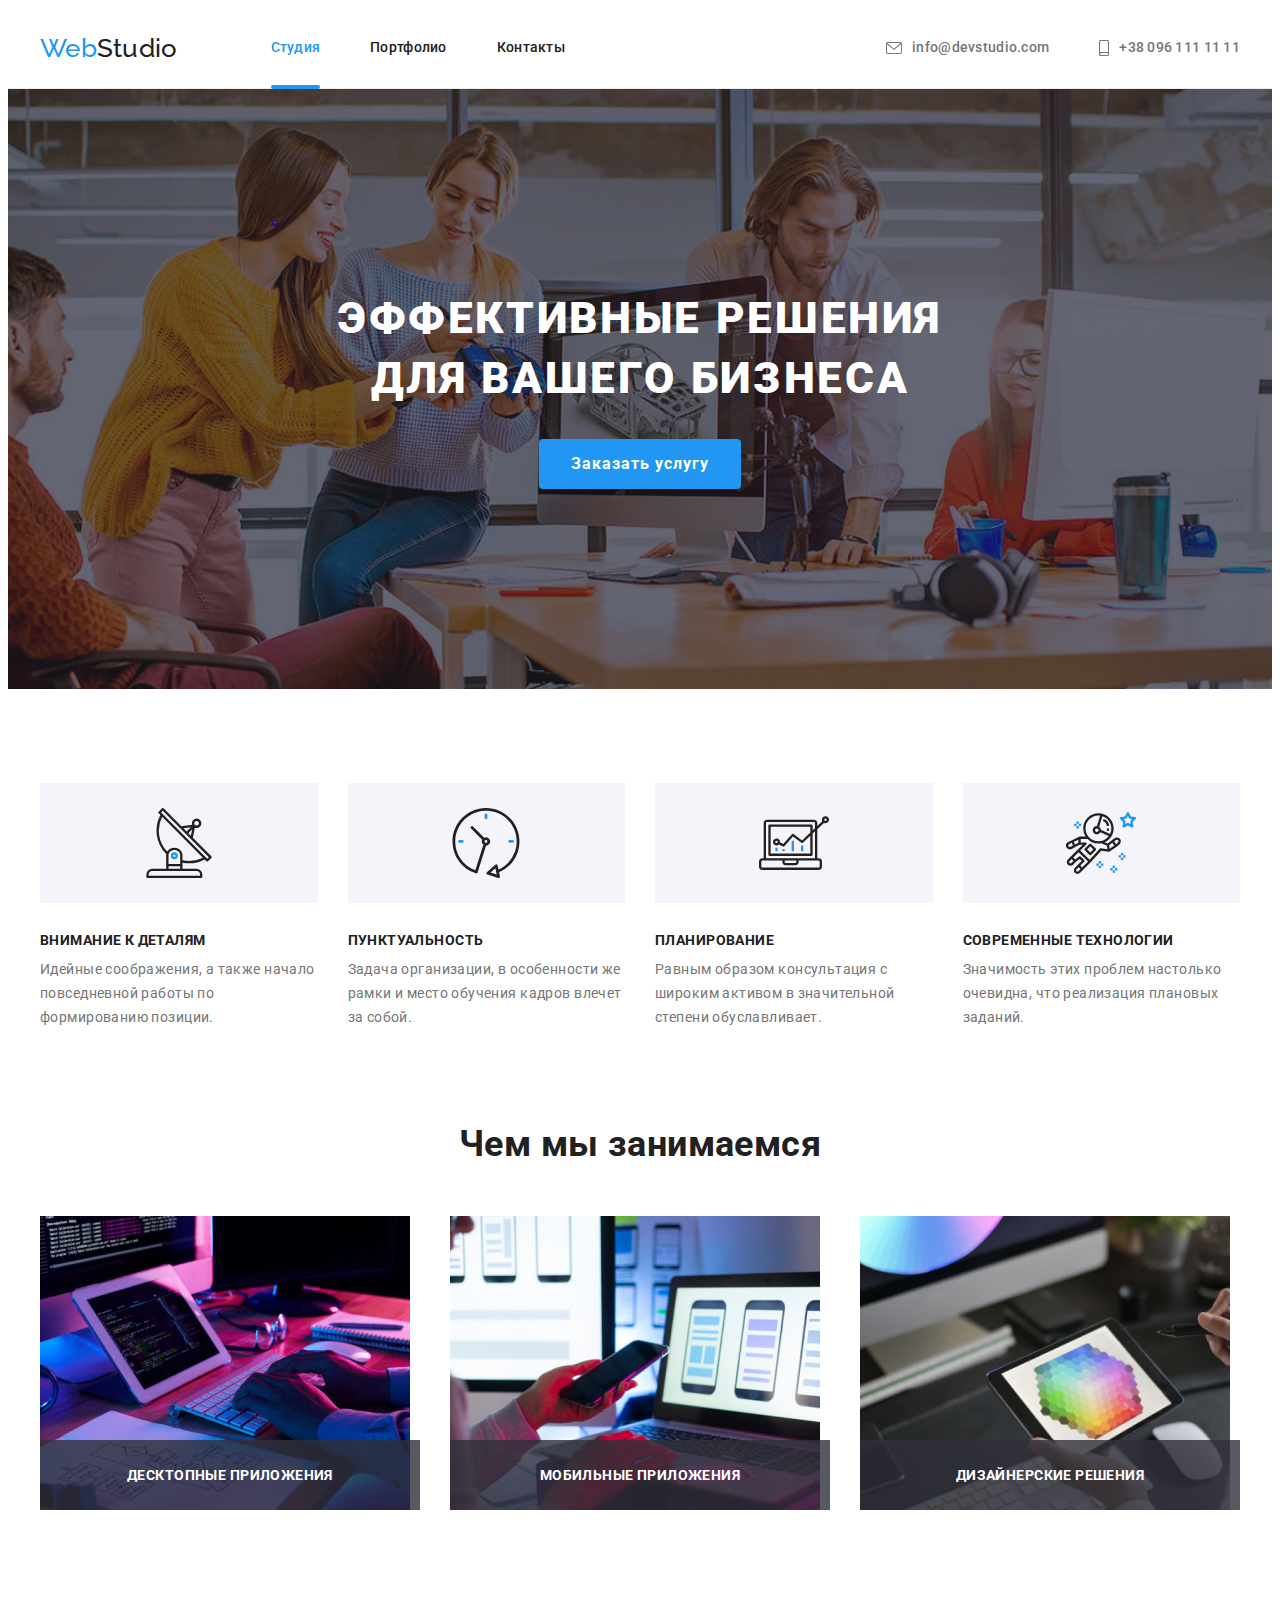
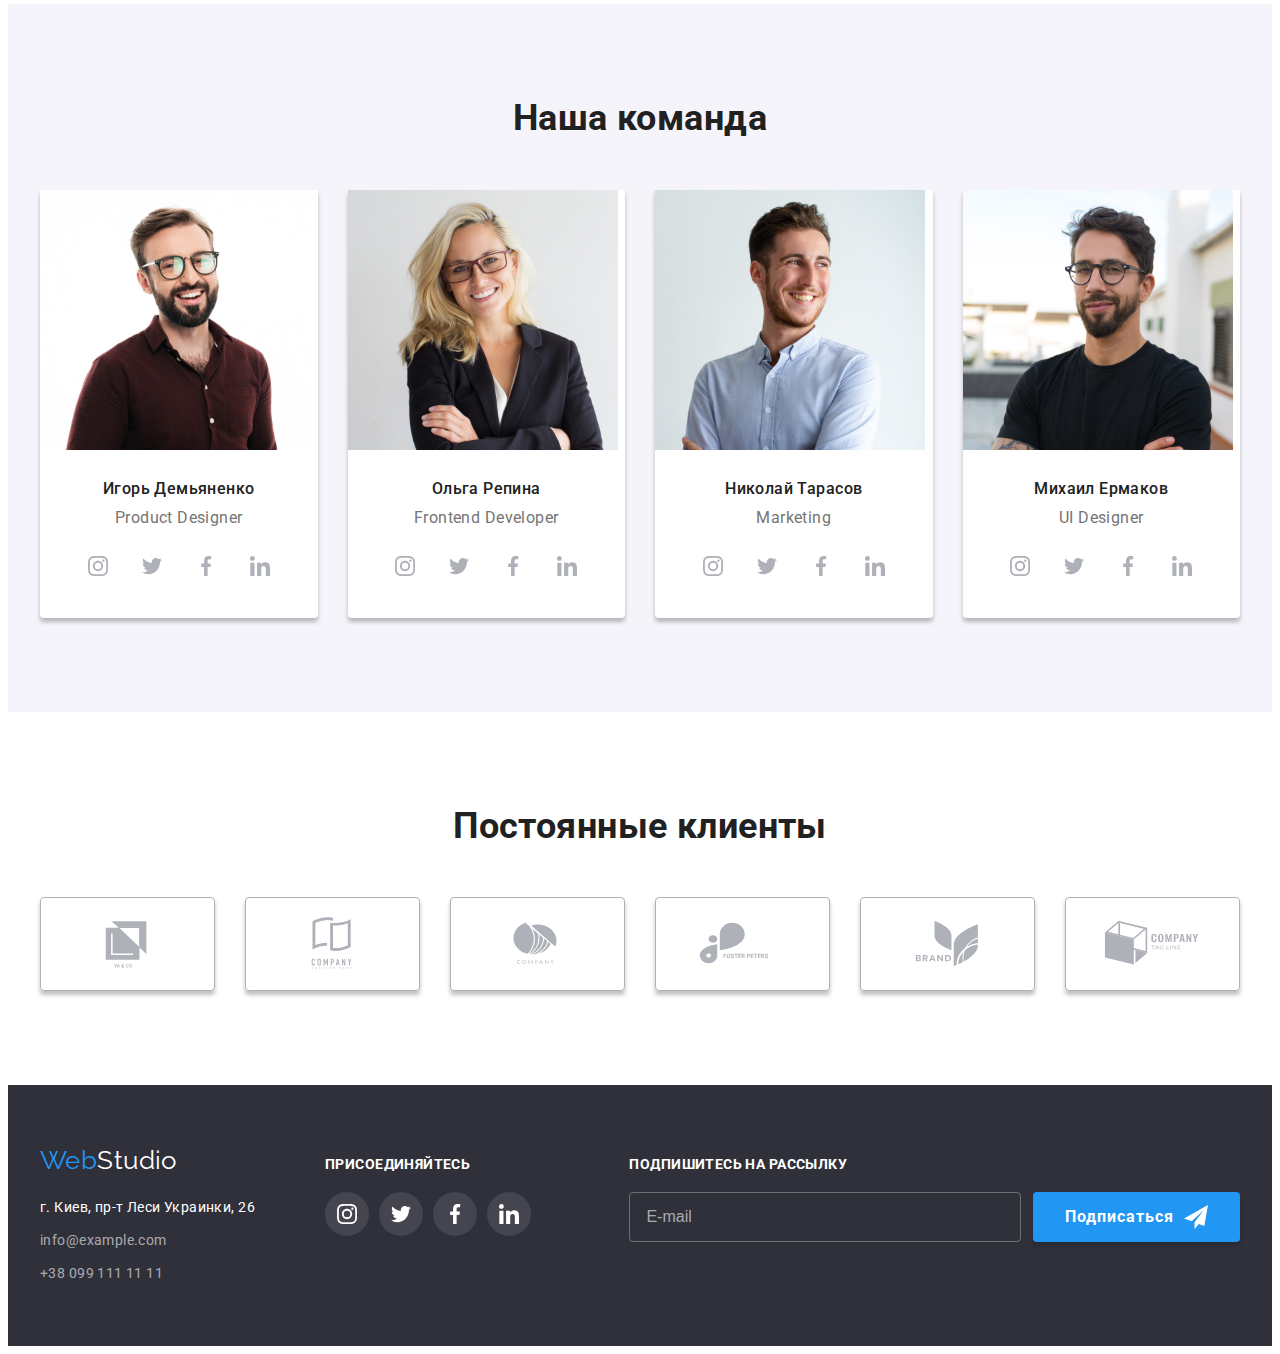
<file: index.html>
<!DOCTYPE html>
<html lang="ru">
  <head>
    <meta charset="UTF-8" />
    <meta http-equiv="X-UA-Compatible" content="IE=edge" />
    <meta name="viewport" content="width=device-width, initial-scale=1.0" />
    <title>WebStudio</title>
    <link
      rel="stylesheet"
      href="https://cdnjs.cloudflare.com/ajax/libs/modern-normalize/1.1.0/modern-normalize.min.css"
      integrity="sha512-wpPYUAdjBVSE4KJnH1VR1HeZfpl1ub8YT/NKx4PuQ5NmX2tKuGu6U/JRp5y+Y8XG2tV+wKQpNHVUX03MfMFn9Q=="
      crossorigin="anonymous"
      referrerpolicy="no-referrer"
    />
    <link rel="preconnect" href="https://fonts.googleapis.com" />
    <link rel="preconnect" href="https://fonts.gstatic.com" crossorigin />
    <link
      href="https://fonts.googleapis.com/css2?family=Raleway:wght@700&family=Roboto:wght@400;500;700;900&display=swap"
      rel="stylesheet"
    />
    <link rel="stylesheet" href="./css/main.min.css" />
  </head>

  <body>
    <!--Header section-->
    <header class="header">
      <div class="container header__container">
        <a href="" class="logo header__logo"
          ><span class="logo__excerpt logo__excerpt--blue">Web</span>Studio</a
        >
        <nav class="nav">
          <ul class="nav__list">
            <li class="nav__item">
              <a href="./index.html" class="nav__link nav__link--active nav__link--current"
                >Студия</a
              >
            </li>
            <li class="nav__item">
              <a href="./portfolio.html" class="nav__link nav__link--active">Портфолио</a>
            </li>
            <li class="nav__item">
              <a href="#contacts" class="nav__link nav__link--active">Контакты</a>
            </li>
          </ul>
        </nav>
        <ul class="header__contact-list">
          <li class="header__contact-item">
            <a
              href="mailto:info@devstudio.com"
              class="header__contact-link header__contact-link--active"
            >
              <svg width="16" height="12" class="header__contact-icon">
                <use href="./images/icons/icon.svg#envelope"></use>
              </svg>
              info@devstudio.com
            </a>
          </li>
          <li class="header__contact-item">
            <a href="tel:+380961111111" class="header__contact-link header__contact-link--active">
              <svg width="10" height="16" class="header__contact-icon">
                <use href="./images/icons/icon.svg#smartphone"></use>
              </svg>
              +38 096 111 11 11</a
            >
          </li>
        </ul>
      </div>
    </header>

    <!--Main section-->
    <main>
      <!--Intro section-->
      <section class="intro overlay">
        <div class="container">
          <h1 class="intro__title">Эффективные решения для вашего бизнеса</h1>
          <button type="button" class="btn" data-modal-open>Заказать услугу</button>
        </div>
      </section>

      <!--Feature section-->
      <section class="feature">
        <div class="container">
          <h2 class="section__title visually-hidden">Особенности</h2>
          <ul class="feature__list card-set">
            <li class="feature__item card-item">
              <div class="feature__wrapper-icon">
                <svg width="70" height="70" class="feature__icon">
                  <use href="./images/icons/icon.svg#antenna"></use>
                </svg>
              </div>
              <h3 class="feature__title">Внимание к деталям</h3>
              <p class="feature__desc">
                Идейные соображения, а также начало повседневной работы по формированию позиции.
              </p>
            </li>
            <li class="feature__item card-item">
              <div class="feature__wrapper-icon">
                <svg width="70" height="70" class="feature__icon">
                  <use href="./images/icons/icon.svg#clock"></use>
                </svg>
              </div>
              <h3 class="feature__title">Пунктуальность</h3>
              <p class="feature__desc">
                Задача организации, в особенности же рамки и место обучения кадров влечет за собой.
              </p>
            </li>
            <li class="feature__item card-item">
              <div class="feature__wrapper-icon">
                <svg width="70" height="70" class="feature__icon">
                  <use href="./images/icons/icon.svg#diagram"></use>
                </svg>
              </div>
              <h3 class="feature__title">Планирование</h3>
              <p class="feature__desc">
                Равным образом консультация с широким активом в значительной степени обуславливает.
              </p>
            </li>
            <li class="feature__tem card-item">
              <div class="feature__wrapper-icon">
                <svg width="70" height="70" class="feature__icon">
                  <use href="./images/icons/icon.svg#astronaut"></use>
                </svg>
              </div>
              <h3 class="feature__title">Современные технологии</h3>
              <p class="feature__desc">
                Значимость этих проблем настолько очевидна, что реализация плановых заданий.
              </p>
            </li>
          </ul>
        </div>
      </section>

      <!--Service section-->
      <section class="service">
        <div class="container">
          <h2 class="section__title">Чем мы занимаемся</h2>
          <ul class="service__list card-set">
            <li class="service__item card-item">
              <img
                src="./images/work/img_1.jpg"
                alt="Написание программного обеспечения"
                width="370"
                height="294"
                class="service__img"
              />
              <div class="service__overlay">
                <h3 class="service__overlay-title">Десктопные приложения</h3>
              </div>
            </li>

            <li class="service__item card-item">
              <img
                src="./images/work/img_2.jpg"
                alt="Разработка дизайна"
                width="370"
                height="294"
                class="service__img"
              />
              <div class="service__overlay">
                <h3 class="service__overlay-title">Мобильные приложения</h3>
              </div>
            </li>
            <li class="service__item card-item">
              <img
                src="./images/work/img_3.jpg"
                alt="Палитра цветов"
                width="370"
                height="294"
                class="service__img"
              />
              <div class="service__overlay">
                <h3 class="service__overlay-title">Дизайнерские решения</h3>
              </div>
            </li>
          </ul>
        </div>
      </section>

      <!--Team section-->
      <section class="team">
        <div class="container">
          <h2 class="section__title">Наша команда</h2>
          <ul class="team__list card-set">
            <li class="team__item card-item">
              <img
                src="./images/team/img-1.jpg"
                alt="Парень-дизайнер"
                width="270"
                height="260"
                class="team__img"
              />
              <div class="team__wrap">
                <h3 class="team__name">Игорь Демьяненко</h3>
                <p class="team__desc">Product Designer</p>
                <ul class="social">
                  <li class="social__item">
                    <a
                      class="social__link"
                      href=""
                      target="_blank"
                      rel="noopener noreferrer"
                      aria-label="иконка инстаграма"
                    >
                      <svg width="20" height="20" class="social__icon">
                        <use href="./images/icons/icon.svg#instagram"></use>
                      </svg>
                    </a>
                  </li>

                  <li class="social__item">
                    <a
                      class="social__link"
                      href=""
                      target="_blank"
                      rel="noopener noreferrer"
                      aria-label="иконка твиттера"
                    >
                      <svg width="20" height="20" class="social__icon">
                        <use href="./images/icons/icon.svg#twitter"></use>
                      </svg>
                    </a>
                  </li>

                  <li class="social__item">
                    <a
                      class="social__link"
                      href=""
                      target="_blank"
                      rel="noopener noreferrer"
                      aria-label="иконка фейсбука"
                    >
                      <svg width="20" height="20" class="social__icon">
                        <use href="./images/icons/icon.svg#facebook"></use>
                      </svg>
                    </a>
                  </li>

                  <li class="social__item">
                    <a
                      class="social__link"
                      href=""
                      target="_blank"
                      rel="noopener noreferrer"
                      aria-label="иконка линкдина"
                    >
                      <svg width="20" height="20" class="social__icon">
                        <use href="./images/icons/icon.svg#linkedin"></use>
                      </svg>
                    </a>
                  </li>
                </ul>
              </div>
            </li>
            <li class="team__item card-item">
              <img
                src="./images/team/img-2.jpg"
                alt="Девушка-фронтєнд"
                width="270"
                height="260"
                class="team__img"
              />
              <div class="team__wrap">
                <h3 class="team__name">Ольга Репина</h3>
                <p class="team__desc">Frontend Developer</p>
                <ul class="social">
                  <li class="social__item">
                    <a
                      class="social__link"
                      href=""
                      target="_blank"
                      rel="noopener noreferrer"
                      aria-label="иконка инстаграма"
                    >
                      <svg width="20" height="20" class="social__icon">
                        <use href="./images/icons/icon.svg#instagram"></use>
                      </svg>
                    </a>
                  </li>

                  <li class="social__item">
                    <a
                      class="social__link"
                      href=""
                      target="_blank"
                      rel="noopener noreferrer"
                      aria-label="иконка твиттера"
                    >
                      <svg width="20" height="20" class="social__icon">
                        <use href="./images/icons/icon.svg#twitter"></use>
                      </svg>
                    </a>
                  </li>

                  <li class="social__item">
                    <a
                      class="social__link"
                      href=""
                      target="_blank"
                      rel="noopener noreferrer"
                      aria-label="иконка фейсбука"
                    >
                      <svg width="20" height="20" class="social__icon">
                        <use href="./images/icons/icon.svg#facebook"></use>
                      </svg>
                    </a>
                  </li>

                  <li class="social__item">
                    <a
                      class="social__link"
                      href=""
                      target="_blank"
                      rel="noopener noreferrer"
                      aria-label="иконка линкдина"
                    >
                      <svg width="20" height="20" class="social__icon">
                        <use href="./images/icons/icon.svg#linkedin"></use>
                      </svg>
                    </a>
                  </li>
                </ul>
              </div>
            </li>
            <li class="team__item card-item">
              <img
                src="./images/team/img-3.jpg"
                alt="Парень-маркетолог"
                width="270"
                height="260"
                class="team__img"
              />
              <div class="team__wrap">
                <h3 class="team__name">Николай Тарасов</h3>
                <p class="team__desc">Marketing</p>
                <ul class="social">
                  <li class="social__item">
                    <a
                      class="social__link"
                      href=""
                      target="_blank"
                      rel="noopener noreferrer"
                      aria-label="иконка инстаграма"
                    >
                      <svg width="20" height="20" class="social__icon">
                        <use href="./images/icons/icon.svg#instagram"></use>
                      </svg>
                    </a>
                  </li>

                  <li class="social__item">
                    <a
                      class="social__link"
                      href=""
                      target="_blank"
                      rel="noopener noreferrer"
                      aria-label="иконка твиттера"
                    >
                      <svg width="20" height="20" class="social__icon">
                        <use href="./images/icons/icon.svg#twitter"></use>
                      </svg>
                    </a>
                  </li>

                  <li class="social__item">
                    <a
                      class="social__link"
                      href=""
                      target="_blank"
                      rel="noopener noreferrer"
                      aria-label="иконка фейсбука"
                    >
                      <svg width="20" height="20" class="social__icon">
                        <use href="./images/icons/icon.svg#facebook"></use>
                      </svg>
                    </a>
                  </li>

                  <li class="social__item">
                    <a
                      class="social__link"
                      href=""
                      target="_blank"
                      rel="noopener noreferrer"
                      aria-label="иконка линкдина"
                    >
                      <svg width="20" height="20" class="social__icon">
                        <use href="./images/icons/icon.svg#linkedin"></use>
                      </svg>
                    </a>
                  </li>
                </ul>
              </div>
            </li>
            <li class="team__item card-item">
              <img
                src="./images/team/img-4.jpg"
                alt="Парень-дизайнер"
                width="270"
                height="260"
                class="team__img"
              />
              <div class="team__wrap">
                <h3 class="team__name">Михаил Ермаков</h3>
                <p class="team__desc">UI Designer</p>
                <ul class="social">
                  <li class="social__item">
                    <a
                      class="social__link"
                      href=""
                      target="_blank"
                      rel="noopener noreferrer"
                      aria-label="иконка инстаграма"
                    >
                      <svg width="20" height="20" class="social__icon">
                        <use href="./images/icons/icon.svg#instagram"></use>
                      </svg>
                    </a>
                  </li>

                  <li class="social__item">
                    <a
                      class="social__link"
                      href=""
                      target="_blank"
                      rel="noopener noreferrer"
                      aria-label="иконка твиттера"
                    >
                      <svg width="20" height="20" class="social__icon">
                        <use href="./images/icons/icon.svg#twitter"></use>
                      </svg>
                    </a>
                  </li>

                  <li class="social__item">
                    <a
                      class="social__link"
                      href=""
                      target="_blank"
                      rel="noopener noreferrer"
                      aria-label="иконка фейсбука"
                    >
                      <svg width="20" height="20" class="social__icon">
                        <use href="./images/icons/icon.svg#facebook"></use>
                      </svg>
                    </a>
                  </li>

                  <li class="social__item">
                    <a
                      class="social__link"
                      href=""
                      target="_blank"
                      rel="noopener noreferrer"
                      aria-label="иконка линкдина"
                    >
                      <svg width="20" height="20" class="social__icon">
                        <use href="./images/icons/icon.svg#linkedin"></use>
                      </svg>
                    </a>
                  </li>
                </ul>
              </div>
            </li>
          </ul>
        </div>
      </section>
    </main>

    <!-- Clients section -->
    <section class="clients">
      <div class="container">
        <h2 class="section__title">Постоянные клиенты</h2>
        <ul class="clients__list card-set">
          <li class="clients__item card-item">
            <a
              class="clients__link"
              href=""
              target="_blank"
              rel="noopener noreferrer"
              aria-label="первая компания"
            >
              <svg width="106" height="60" class="clients__icon">
                <use href="./images/icons/icon.svg#logo-1"></use>
              </svg>
            </a>
          </li>
          <li class="clients__item card-item">
            <a
              class="clients__link"
              href=""
              target="_blank"
              rel="noopener noreferrer"
              aria-label="вторая компания"
            >
              <svg width="106" height="60" class="clients__icon">
                <use href="./images/icons/icon.svg#logo-2"></use>
              </svg>
            </a>
          </li>
          <li class="clients__item card-item">
            <a
              class="clients__link"
              href=""
              target="_blank"
              rel="noopener noreferrer"
              aria-label="третья компания"
            >
              <svg width="106" height="60" class="clients__icon">
                <use href="./images/icons/icon.svg#logo-3"></use>
              </svg>
            </a>
          </li>
          <li class="clients__item card-item">
            <a
              class="clients__link"
              href=""
              target="_blank"
              rel="noopener noreferrer"
              aria-label="четвертая компания"
            >
              <svg width="106" height="60" class="clients__icon">
                <use href="./images/icons/icon.svg#logo-4"></use>
              </svg>
            </a>
          </li>
          <li class="clients__item card-item">
            <a
              class="clients__link"
              href=""
              target="_blank"
              rel="noopener noreferrer"
              aria-label="пятая компания"
            >
              <svg width="106" height="60" class="clients__icon">
                <use href="./images/icons/icon.svg#logo-5"></use>
              </svg>
            </a>
          </li>
          <li class="clients__item card-item">
            <a
              class="clients__link"
              href=""
              target="_blank"
              rel="noopener noreferrer"
              aria-label="шестая компания"
            >
              <svg width="106" height="60" class="clients__icon">
                <use href="./images/icons/icon.svg#logo-6"></use>
              </svg>
            </a>
          </li>
        </ul>
      </div>
    </section>

    <!--Footer section-->
    <footer class="footer">
      <div class="container footer__container">
        <div class="footer__logo-wrapper">
          <a href="" class="logo footer__logo"
            ><span class="logo__excerpt logo__excerpt--blue">Web</span>Studio</a
          >

          <address class="adress">
            <ul class="adress__list">
              <li class="adress__item">
                <a
                  class="adress__link adress__link--white adress__link--active"
                  href="https://goo.gl/maps/JBRobqoZpX21mrEm8"
                  target="_blank"
                  rel="noopener noreferrer"
                  >г. Киев, пр-т Леси Украинки, 26</a
                >
              </li>
              <li class="adress__item">
                <a href="emailto:info@example.com" class="adress__link adress__link--active"
                  >info@example.com</a
                >
              </li>
              <li class="adress__item">
                <a href="tel:+380991111111" class="adress__link adress__link--active"
                  >+38 099 111 11 11</a
                >
              </li>
            </ul>
          </address>
        </div>
        <div class="footer__social-wrapper">
          <h3 class="footer__title">Присоединяйтесь</h3>
          <ul class="social">
            <li class="social__item">
              <a
                class="footer__social social__link"
                href=""
                target="_blank"
                rel="noopener noreferrer"
                aria-label="иконка инстаграма"
              >
                <svg width="20" height="20" class="social__icon">
                  <use href="./images/icons/icon.svg#instagram"></use>
                </svg>
              </a>
            </li>

            <li class="social__item">
              <a
                class="footer__social social__link"
                href=""
                target="_blank"
                rel="noopener noreferrer"
                aria-label="иконка твиттера"
              >
                <svg width="20" height="20" class="social__icon">
                  <use href="./images/icons/icon.svg#twitter"></use>
                </svg>
              </a>
            </li>

            <li class="social__item">
              <a
                class="footer__social social__link"
                href=""
                target="_blank"
                rel="noopener noreferrer"
                aria-label="иконка фейсбука"
              >
                <svg width="20" height="20" class="social__icon">
                  <use href="./images/icons/icon.svg#facebook"></use>
                </svg>
              </a>
            </li>

            <li class="social__item">
              <a
                class="footer__social social__link"
                href=""
                target="_blank"
                rel="noopener noreferrer"
                aria-label="иконка линкдина"
              >
                <svg width="20" height="20" class="social__icon">
                  <use href="./images/icons/icon.svg#linkedin"></use>
                </svg>
              </a>
            </li>
          </ul>
        </div>
        <div class="footer__subscribe-wrapper">
          <h3 class="footer__title">Подпишитесь на рассылку</h3>
          <form class="subscribe-form">
            <input class="subscribe-form__input" type="email" name="email" placeholder="E-mail" />
            <button type="submit" class="btn">
              Подписаться
              <svg width="24" height="24" class="subscribe-form__icon">
                <use href="./images/icons/icon.svg#send"></use>
              </svg>
            </button>
          </form>
        </div>
      </div>
    </footer>

    <!-- Modal -->
    <div class="backdrop backdrop--is-hidden" data-modal>
      <div class="modal">
        <button type="button" class="modal__btn" data-modal-close>
          <svg width="18" height="18" class="modal__btn-icon">
            <use href="./images/icons/icon.svg#close-icon"></use>
          </svg>
        </button>

        <form class="modal-form">
          <strong class="modal-form__title">Оставьте свои данные, мы вам перезвоним</strong>
          <div class="modal-form__content" role="group">
            <label class="modal-form__group">
              <span class="modal-form__label">Имя</span>
              <span class="modal-form__wrap">
                <input type="text" name="name" class="modal-form__input" />
                <svg width="18" height="18" class="modal-form__icon">
                  <use href="./images/icons/icon.svg#person-modal"></use>
                </svg>
              </span>
            </label>

            <label class="modal-form__group">
              <span class="modal-form__label">Телефон</span>
              <span class="modal-form__wrap">
                <input type="tel" name="phone" class="modal-form__input" />
                <svg width="18" height="18" class="modal-form__icon">
                  <use href="./images/icons/icon.svg#phone-modal"></use>
                </svg>
              </span>
            </label>

            <label class="modal-form__group">
              <span class="modal-form__label">Почта</span>
              <span class="modal-form__wrap">
                <input type="email" name="email" class="modal-form__input" />
                <svg width="18" height="18" class="modal-form__icon">
                  <use href="./images/icons/icon.svg#email-modal"></use>
                </svg>
              </span>
            </label>

            <label class="modal-form__group">
              <span class="modal-form__label">Комментарий</span>
              <textarea
                class="modal-form__textarea"
                name="comment"
                placeholder="Введите текст"
              ></textarea>
            </label>
          </div>

          <label class="modal-checkbox">
            <input type="checkbox" name="policy" class="modal-checkbox__input visually-hidden" />
            <span class="modal-checkbox__icon"></span>
            <span class="modal-checkbox__text">
              Соглашаюсь с рассылкой и принимаю
              <a href="" class="modal-checkbox__link">Условия договора</a>
            </span>
          </label>

          <!-- Checkbox як у Ярославa-->
          <!-- <label class="agreement-checkbox">
            <input
              class="agreement-checkbox__input visually-hidden"
              type="checkbox"
              name="agreement"
            />
            <svg class="agreement-checkbox__icon" width="16" heigh="15">
              <use class="agreement-checkbox__uncheck" href="./images/icons/icon.svg#uncheck"></use>
              <use class="agreement-checkbox__check" href="./images/icons/icon.svg#uncheck"></use>
            </svg>
            <span class="agreement-checkbox__text"
              >Соглашаюсь с рассылкой и принимаю
              <a href="" class="agreement-checkbox__link">Условия договора</a>
            </span>
          </label>

          <button class="btn" type="submit">Отправить</button> -->
        </form>
      </div>
    </div>

    <script src="./js/modal.js"></script>
  </body>
</html>
</file>
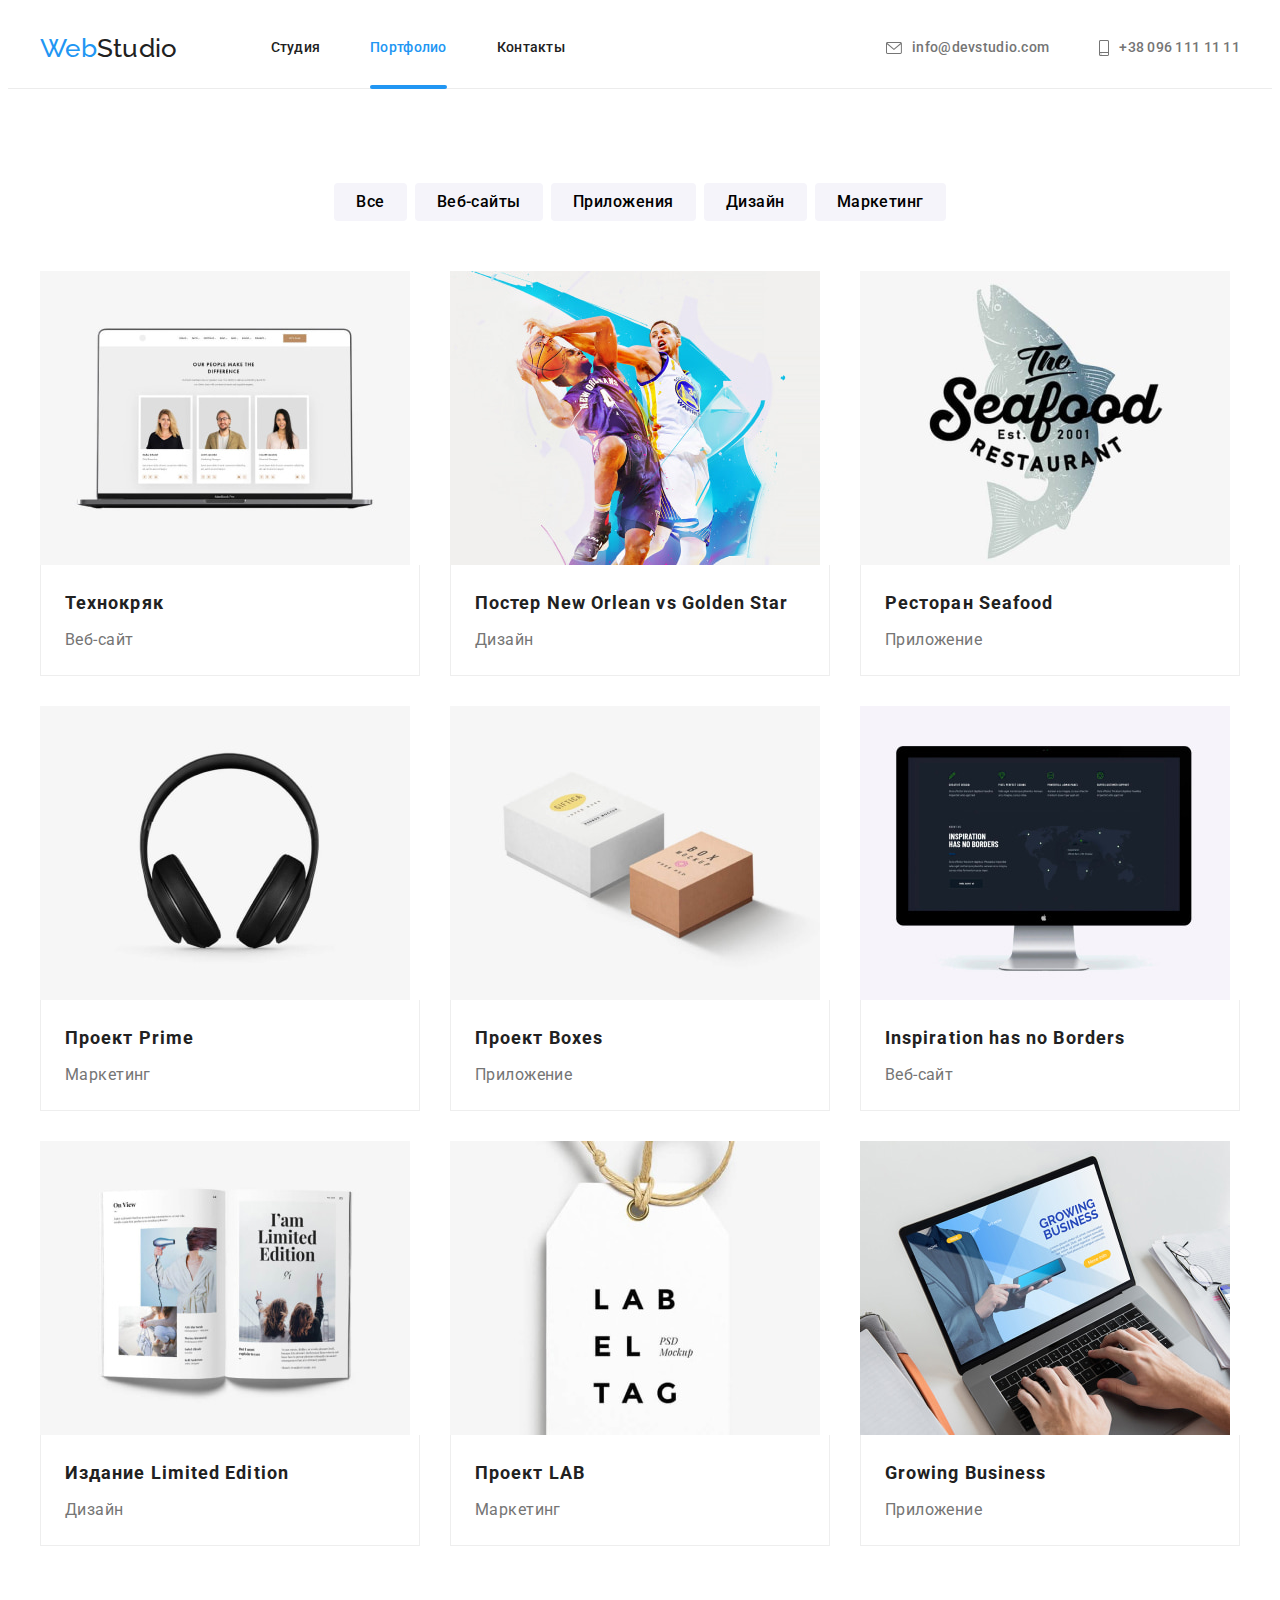
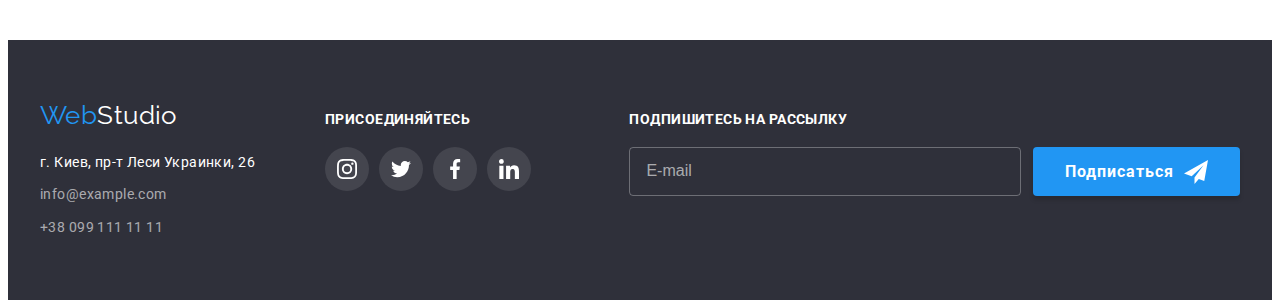
<file: portfolio.html>
<!DOCTYPE html>
<html lang="en">
  <head>
    <meta charset="UTF-8" />
    <meta http-equiv="X-UA-Compatible" content="IE=edge" />
    <meta name="viewport" content="width=device-width, initial-scale=1.0" />
    <title>Портфолио</title>
    <link
      rel="stylesheet"
      href="https://cdnjs.cloudflare.com/ajax/libs/modern-normalize/1.1.0/modern-normalize.min.css"
      integrity="sha512-wpPYUAdjBVSE4KJnH1VR1HeZfpl1ub8YT/NKx4PuQ5NmX2tKuGu6U/JRp5y+Y8XG2tV+wKQpNHVUX03MfMFn9Q=="
      crossorigin="anonymous"
      referrerpolicy="no-referrer"
    />
    <link rel="preconnect" href="https://fonts.googleapis.com" />
    <link rel="preconnect" href="https://fonts.gstatic.com" crossorigin />
    <link
      href="https://fonts.googleapis.com/css2?family=Raleway:wght@700&family=Roboto:wght@400;500;700;900&display=swap"
      rel="stylesheet"
    />
    <link rel="stylesheet" href="./css/main.min.css" />
  </head>
  <body>
    <!--Header section-->
    <header class="header">
      <div class="container header__container">
        <a href="" class="logo header__logo"
          ><span class="logo__excerpt logo__excerpt--blue">Web</span>Studio</a
        >
        <nav class="nav">
          <ul class="nav__list">
            <li class="nav__item">
              <a href="./index.html" class="nav__link nav__link--active">Студия</a>
            </li>
            <li class="nav__item">
              <a href="./portfolio.html" class="nav__link nav__link--active nav__link--current"
                >Портфолио</a
              >
            </li>
            <li class="nav__item">
              <a href="#contacts" class="nav__link nav__link--active">Контакты</a>
            </li>
          </ul>
        </nav>
        <ul class="header__contact-list">
          <li class="header__contact-item">
            <a
              href="mailto:info@devstudio.com"
              class="header__contact-link header__contact-link--active"
            >
              <svg width="16" height="12" class="header__contact-icon">
                <use href="./images/icons/icon.svg#envelope"></use>
              </svg>
              info@devstudio.com
            </a>
          </li>
          <li class="header__contact-item">
            <a href="tel:+380961111111" class="header__contact-link header__contact-link--active">
              <svg width="10" height="16" class="header__contact-icon">
                <use href="./images/icons/icon.svg#smartphone"></use>
              </svg>
              +38 096 111 11 11</a
            >
          </li>
        </ul>
      </div>
    </header>

    <!--Main section-->
    <main>
      <section class="portfolio section">
        <div class="container">
          <h1 class="section__title visually-hidden">Портфолио</h1>
          <ul class="filter portfolio__filter">
            <li class="filter__item">
              <button type="button" class="filter__btn filter-btn--current">Все</button>
            </li>
            <li class="filter__item">
              <button type="button" class="filter__btn">Веб-сайты</button>
            </li>
            <li class="filter__item">
              <button type="button" class="filter__btn">Приложения</button>
            </li>
            <li class="filter__item">
              <button type="button" class="filter__btn">Дизайн</button>
            </li>
            <li class="filter__item">
              <button type="button" class="filter__btn">Маркетинг</button>
            </li>
          </ul>

          <ul class="portfolio__list card-set">
            <li class="portfolio__item card-item">
              <a href="" class="portfolio__link" target="_blank" rel="noopener noreferrer">
                <div class="portfolio__wrapper">
                  <img
                    src="./images/portfolio/img-1.jpg"
                    alt="Веб-сайт"
                    width="370"
                    height="294"
                    class="portfolio__img"
                  />
                  <div class="portfolio__overlay">
                    <p class="portfolio__overlay-desc">
                      Ресурс предлагает комплексные предложения с разным уровнем функционала и
                      сервисов. Все это позволит посетителю получить исчерпывающие сведения о
                      компании или частном лице.
                    </p>
                  </div>
                </div>
                <div class="portfolio__container">
                  <h2 class="portfolio__title">Технокряк</h2>
                  <p class="portfolio__desc">Веб-сайт</p>
                </div>
              </a>
            </li>
            <li class="portfolio__item card-item">
              <a href="" class="portfolio__link" target="_blank" rel="noopener noreferrer">
                <div class="portfolio__wrapper">
                  <img
                    src="./images/portfolio/img-2.jpg"
                    alt="Постер с баскетболистами"
                    width="370"
                    height="294"
                    class="portfolio__img"
                  />
                  <div class="portfolio__overlay">
                    <p class="portfolio__overlay-desc">
                      Ресурс предлагает комплексные предложения с разным уровнем функционала и
                      сервисов. Все это позволит посетителю получить исчерпывающие сведения о
                      компании или частном лице.
                    </p>
                  </div>
                </div>
                <div class="portfolio__container">
                  <h2 class="portfolio__title">Постер New Orlean vs Golden Star</h2>
                  <p class="portfolio__desc">Дизайн</p>
                </div>
              </a>
            </li>
            <li class="portfolio__item card-item">
              <a href="" class="portfolio__link" target="_blank" rel="noopener noreferrer">
                <div class="portfolio__wrapper">
                  <img
                    src="./images/portfolio/img-3.jpg"
                    alt="Логотип рыбного ресторана"
                    width="370"
                    height="294"
                    class="portfolio__img"
                  />
                  <div class="portfolio__overlay">
                    <p class="portfolio__overlay-desc">
                      Ресурс предлагает комплексные предложения с разным уровнем функционала и
                      сервисов. Все это позволит посетителю получить исчерпывающие сведения о
                      компании или частном лице.
                    </p>
                  </div>
                </div>
                <div class="portfolio__container">
                  <h2 class="portfolio__title">Ресторан Seafood</h2>
                  <p class="portfolio__desc">Приложение</p>
                </div>
              </a>
            </li>
            <li class="portfolio__item card-item">
              <a href="" class="portfolio__link" target="_blank" rel="noopener noreferrer">
                <div class="portfolio__wrapper">
                  <img
                    src="./images/portfolio/img-4.jpg"
                    alt="Наушники"
                    width="370"
                    height="294"
                    class="portfolio__img"
                  />
                  <div class="portfolio__overlay">
                    <p class="portfolio__overlay-desc">
                      Ресурс предлагает комплексные предложения с разным уровнем функционала и
                      сервисов. Все это позволит посетителю получить исчерпывающие сведения о
                      компании или частном лице.
                    </p>
                  </div>
                </div>
                <div class="portfolio__container">
                  <h2 class="portfolio__title">Проект Prime</h2>
                  <p class="portfolio__desc">Маркетинг</p>
                </div>
              </a>
            </li>
            <li class="portfolio__item card-item">
              <a href="" class="portfolio__link" target="_blank" rel="noopener noreferrer">
                <div class="portfolio__wrapper">
                  <img
                    src="./images/portfolio/img-5.jpg"
                    alt="Белая и бежевая коробка"
                    width="370"
                    height="294"
                    class="portfolio__img"
                  />
                  <div class="portfolio__overlay">
                    <p class="portfolio__overlay-desc">
                      Ресурс предлагает комплексные предложения с разным уровнем функционала и
                      сервисов. Все это позволит посетителю получить исчерпывающие сведения о
                      компании или частном лице.
                    </p>
                  </div>
                </div>
                <div class="portfolio__container">
                  <h2 class="portfolio__title">Проект Boxes</h2>
                  <p class="portfolio__desc">Приложение</p>
                </div>
              </a>
            </li>
            <li class="portfolio__item card-item">
              <a href="" class="portfolio__link" target="_blank" rel="noopener noreferrer">
                <div class="portfolio__wrapper">
                  <img
                    src="./images/portfolio/img-6.jpg"
                    alt="Веб-сайт"
                    width="370"
                    height="294"
                    class="portfolio__img"
                  />
                  <div class="portfolio__overlay">
                    <p class="portfolio__overlay-desc">
                      Ресурс предлагает комплексные предложения с разным уровнем функционала и
                      сервисов. Все это позволит посетителю получить исчерпывающие сведения о
                      компании или частном лице.
                    </p>
                  </div>
                </div>
                <div class="portfolio__container">
                  <h2 class="portfolio__title">Inspiration has no Borders</h2>
                  <p class="portfolio__desc">Веб-сайт</p>
                </div>
              </a>
            </li>
            <li class="portfolio__item card-item">
              <a href="" class="portfolio__link" target="_blank" rel="noopener noreferrer">
                <div class="portfolio__wrapper">
                  <img
                    src="./images/portfolio/img-7.jpg"
                    alt="Дизайн издания"
                    width="370"
                    height="294"
                    class="portfolio__img"
                  />
                  <div class="portfolio__overlay">
                    <p class="portfolio__overlay-desc">
                      Ресурс предлагает комплексные предложения с разным уровнем функционала и
                      сервисов. Все это позволит посетителю получить исчерпывающие сведения о
                      компании или частном лице.
                    </p>
                  </div>
                </div>
                <div class="portfolio__container">
                  <h2 class="portfolio__title">Издание Limited Edition</h2>
                  <p class="portfolio__desc">Дизайн</p>
                </div>
              </a>
            </li>
            <li class="portfolio__item card-item">
              <a href="" class="portfolio__link" target="_blank" rel="noopener noreferrer">
                <div class="portfolio__wrapper">
                  <img
                    src="./images/portfolio/img-8.jpg"
                    alt="этикетка бренда"
                    width="370"
                    height="294"
                    class="portfolio__img"
                  />
                  <div class="portfolio__overlay">
                    <p class="portfolio__overlay-desc">
                      Ресурс предлагает комплексные предложения с разным уровнем функционала и
                      сервисов. Все это позволит посетителю получить исчерпывающие сведения о
                      компании или частном лице.
                    </p>
                  </div>
                </div>
                <div class="portfolio__container">
                  <h2 class="portfolio__title">Проект LAB</h2>
                  <p class="portfolio__desc">Маркетинг</p>
                </div>
              </a>
            </li>
            <li class="portfolio__item card-item">
              <a href="" class="portfolio__link" target="_blank" rel="noopener noreferrer">
                <div class="portfolio__wrapper">
                  <img
                    src="./images/portfolio/img-9.jpg"
                    alt="Ноутбук с сайтом"
                    width="370"
                    height="294"
                    class="portfolio__img"
                  />
                  <div class="portfolio__overlay">
                    <p class="portfolio__overlay-desc">
                      Ресурс предлагает комплексные предложения с разным уровнем функционала и
                      сервисов. Все это позволит посетителю получить исчерпывающие сведения о
                      компании или частном лице.
                    </p>
                  </div>
                </div>
                <div class="portfolio__container">
                  <h2 class="portfolio__title">Growing Business</h2>
                  <p class="portfolio__desc">Приложение</p>
                </div>
              </a>
            </li>
          </ul>
        </div>
      </section>
    </main>

    <!--Footer section-->
    <footer class="footer">
      <div class="container footer__container">
        <div class="footer__logo-wrapper">
          <a href="" class="logo footer__logo"
            ><span class="logo__excerpt logo__excerpt--blue">Web</span>Studio</a
          >

          <address class="adress">
            <ul class="adress__list">
              <li class="adress__item">
                <a
                  class="adress__link adress__link--white adress__link--active"
                  href="https://goo.gl/maps/JBRobqoZpX21mrEm8"
                  target="_blank"
                  rel="noopener noreferrer"
                  >г. Киев, пр-т Леси Украинки, 26</a
                >
              </li>
              <li class="adress__item">
                <a href="emailto:info@example.com" class="adress__link adress__link--active"
                  >info@example.com</a
                >
              </li>
              <li class="adress__item">
                <a href="tel:+380991111111" class="adress__link adress__link--active"
                  >+38 099 111 11 11</a
                >
              </li>
            </ul>
          </address>
        </div>
        <div class="footer__social-wrapper">
          <h3 class="footer__title">Присоединяйтесь</h3>
          <ul class="social">
            <li class="social__item">
              <a
                class="footer__social social__link"
                href=""
                target="_blank"
                rel="noopener noreferrer"
                aria-label="иконка инстаграма"
              >
                <svg width="20" height="20" class="social__icon">
                  <use href="./images/icons/icon.svg#instagram"></use>
                </svg>
              </a>
            </li>

            <li class="social__item">
              <a
                class="footer__social social__link"
                href=""
                target="_blank"
                rel="noopener noreferrer"
                aria-label="иконка твиттера"
              >
                <svg width="20" height="20" class="social__icon">
                  <use href="./images/icons/icon.svg#twitter"></use>
                </svg>
              </a>
            </li>

            <li class="social__item">
              <a
                class="footer__social social__link"
                href=""
                target="_blank"
                rel="noopener noreferrer"
                aria-label="иконка фейсбука"
              >
                <svg width="20" height="20" class="social__icon">
                  <use href="./images/icons/icon.svg#facebook"></use>
                </svg>
              </a>
            </li>

            <li class="social__item">
              <a
                class="footer__social social__link"
                href=""
                target="_blank"
                rel="noopener noreferrer"
                aria-label="иконка линкдина"
              >
                <svg width="20" height="20" class="social__icon">
                  <use href="./images/icons/icon.svg#linkedin"></use>
                </svg>
              </a>
            </li>
          </ul>
        </div>
        <div class="footer__subscribe-wrapper">
          <h3 class="footer__title">Подпишитесь на рассылку</h3>
          <form class="subscribe-form">
            <input class="subscribe-form__input" type="email" name="email" placeholder="E-mail" />
            <button type="submit" class="btn">
              Подписаться
              <svg width="24" height="24" class="subscribe-form__icon">
                <use href="./images/icons/icon.svg#send"></use>
              </svg>
            </button>
          </form>
        </div>
      </div>
    </footer>
  </body>
</html>
</file>
<file: css/main.min.css>
:root{--main-font: "Roboto", "Helvetica Neue", "Verdana", "Tahoma", sans-serif;--secondary-font: "Raleway", sans-serif;--background-color-dark: #2f303a;--background-color-light: #f5f4fa;--background-color-gray: #c4c4c4;--background-backdrop: rgba(0, 0, 0, 0.2);--color-blue: #2196f3;--color-accent-blue: #188ce8;--color-ligt: #757575;--color-white: #ffffff;--color-dark: #212121;--color-icon: #afb1b8;--border-color: #eeeeee;--border-color-header: #ececec;--indent: 30px;--items: 4;--transition-basic: 250ms cubic-bezier(0.4, 0, 0.2, 1)}.visually-hidden{position:absolute;width:1px;height:1px;margin:-1px;border:0;padding:0;white-space:nowrap;-webkit-clip-path:inset(100%);clip-path:inset(100%);clip:rect(0 0 0 0);overflow:hidden}.portfolio__link,.adress__link,.clients__link,.nav__link,.logo,.header__contact-link,.social__link{text-decoration:none;color:currentColor}.portfolio__list,.adress__list,.clients__list,.team__list,.service__list,.feature__list,.nav__list,.header__contact-list,.filter,.social{list-style:none}body{font-family:var(--main-font);color:var(--color-dark);letter-spacing:.03em;font-size:14px;line-height:1.71}h1,h2,h3,h4,h5,ul,p{margin-top:0;margin-bottom:0;padding:0}img{display:block;max-width:100%;height:auto}.container{width:1200px;margin:0 auto;padding-left:15px;padding-right:15px}.section__title{margin-bottom:50px;font-size:36px;line-height:1.16;text-align:center}.card-set{display:-webkit-box;display:-ms-flexbox;display:flex;-ms-flex-wrap:wrap;flex-wrap:wrap;gap:var(--indent)}.card-item{-ms-flex-preferred-size:calc((100% - var(--indent)*(var(--items) - 1))/var(--items));flex-basis:calc((100% - var(--indent)*(var(--items) - 1))/var(--items))}.btn{display:-webkit-box;display:-ms-flexbox;display:flex;-webkit-box-align:center;-ms-flex-align:center;align-items:center;-webkit-box-pack:center;-ms-flex-pack:center;justify-content:center;padding:10px 32px;margin-left:auto;margin-right:auto;min-width:200px;font-family:var(--main-font);font-style:normal;font-weight:700;font-size:16px;letter-spacing:.06em;line-height:1.87;background-color:var(--color-blue);color:var(--color-white);border:rgba(0,0,0,0);border-radius:4px;cursor:pointer;-webkit-box-shadow:0px 4px 4px rgba(0,0,0,.15);box-shadow:0px 4px 4px rgba(0,0,0,.15);-webkit-transition:background-color var(--transition-basic);transition:background-color var(--transition-basic)}.btn:hover,.btn:focus{background-color:var(--color-accent-blue)}.social{display:-webkit-box;display:-ms-flexbox;display:flex;-webkit-box-align:center;-ms-flex-align:center;align-items:center;-webkit-box-pack:center;-ms-flex-pack:center;justify-content:center;gap:10px}.social__link{display:-webkit-box;display:-ms-flexbox;display:flex;-webkit-box-align:center;-ms-flex-align:center;align-items:center;-webkit-box-pack:center;-ms-flex-pack:center;justify-content:center;width:44px;height:44px;border-radius:50%;color:var(--color-icon);-webkit-transition:background-color var(--transition-basic),color var(--transition-basic);transition:background-color var(--transition-basic),color var(--transition-basic)}.social__link:hover,.social__link:focus{background-color:var(--color-blue);color:var(--color-white)}.social__icon{fill:currentColor}.social__icon:hover,.social__icon:focus{fill:currentColor}.subscribe-form{display:-webkit-box;display:-ms-flexbox;display:flex;gap:12px}.subscribe-form__input{padding:16px;width:358px;color:var(--color-white);border:1px solid rgba(255,255,255,.3);border-radius:4px;background-color:rgba(0,0,0,0)}.subscribe-form__input::-webkit-input-placeholder{font-size:16px;line-height:1.25;color:rgba(255,255,255,.6)}.subscribe-form__input::-moz-placeholder{font-size:16px;line-height:1.25;color:rgba(255,255,255,.6)}.subscribe-form__input:-ms-input-placeholder{font-size:16px;line-height:1.25;color:rgba(255,255,255,.6)}.subscribe-form__input::-ms-input-placeholder{font-size:16px;line-height:1.25;color:rgba(255,255,255,.6)}.subscribe-form__input::placeholder{font-size:16px;line-height:1.25;color:rgba(255,255,255,.6)}.subscribe-form__icon{margin-left:10px;fill:currentColor}.filter{display:-webkit-box;display:-ms-flexbox;display:flex;-webkit-box-pack:center;-ms-flex-pack:center;justify-content:center;gap:8px}.filter__btn{padding:6px 22px;font-family:var(--main-font);font-style:normal;font-weight:500;font-size:16px;line-height:1.62;letter-spacing:.03em;text-align:center;background-color:var(--background-color-light);cursor:pointer;border-radius:4px;border:0px;-webkit-transition:background-color var(--transition-basic),color var(--transition-basic),-webkit-box-shadow var(--transition-basic);transition:background-color var(--transition-basic),color var(--transition-basic),-webkit-box-shadow var(--transition-basic);transition:background-color var(--transition-basic),color var(--transition-basic),box-shadow var(--transition-basic);transition:background-color var(--transition-basic),color var(--transition-basic),box-shadow var(--transition-basic),-webkit-box-shadow var(--transition-basic)}.filter__btn:hover,.filter__btn:focus,.filter__btn--current{background-color:var(--color-blue);color:var(--color-white);-webkit-box-shadow:0px 4px 4px rgba(0,0,0,.25);box-shadow:0px 4px 4px rgba(0,0,0,.25)}.backdrop{position:fixed;top:0;left:0;z-index:1000;width:100%;height:100%;background:var(--background-backdrop);opacity:1;visibility:visible;-webkit-transition:opacity var(--transition-basic),visibility var(--transition-basic);transition:opacity var(--transition-basic),visibility var(--transition-basic)}.backdrop--is-hidden{opacity:0;pointer-events:none;visibility:hidden}.backdrop--is-hidden .modal{-webkit-transform:translate(-50%, -50%) scale(0);transform:translate(-50%, -50%) scale(0)}.modal{position:relative;top:50%;left:50%;-webkit-transform:translate(-50%, -50%);transform:translate(-50%, -50%);max-width:528px;padding:40px;background-color:var(--color-white);-webkit-box-shadow:0px 1px 3px rgba(0,0,0,.12),0px 1px 1px rgba(0,0,0,.14),0px 2px 1px rgba(0,0,0,.2);box-shadow:0px 1px 3px rgba(0,0,0,.12),0px 1px 1px rgba(0,0,0,.14),0px 2px 1px rgba(0,0,0,.2);border-radius:4px;-webkit-transition:-webkit-transform var(--transition-basic);transition:-webkit-transform var(--transition-basic);transition:transform var(--transition-basic);transition:transform var(--transition-basic), -webkit-transform var(--transition-basic)}.modal__btn{position:absolute;top:8px;right:8px;display:-webkit-box;display:-ms-flexbox;display:flex;-webkit-box-align:center;-ms-flex-align:center;align-items:center;-webkit-box-pack:center;-ms-flex-pack:center;justify-content:center;width:30px;height:30px;padding:0;border-radius:50%;border:1px solid rgba(0,0,0,.1);background-color:rgba(0,0,0,0);cursor:pointer;-webkit-transition:fill var(--transition-basic);transition:fill var(--transition-basic)}.modal__btn:hover,.modal__btn:focus>.modal__btn-icon{fill:var(--color-blue)}.modal-form{margin-left:auto;margin-right:auto}.modal-form__title{display:block;margin-bottom:12px;font-size:20px;line-height:1.15;text-align:center}.modal-form__content{display:-webkit-box;display:-ms-flexbox;display:flex;-webkit-box-orient:vertical;-webkit-box-direction:normal;-ms-flex-direction:column;flex-direction:column;gap:10px;margin-bottom:20px}.modal-form__group{display:-webkit-box;display:-ms-flexbox;display:flex;-webkit-box-orient:vertical;-webkit-box-direction:normal;-ms-flex-direction:column;flex-direction:column;gap:4px}.modal-form__wrap{position:relative}.modal-form__label{font-size:12px;line-height:1.1666666667;letter-spacing:.01em;color:var(--color-ligt)}.modal-form__input,.modal-form__textarea{margin:0;padding:0;width:100%;outline:none;border:1px solid rgba(33,33,33,.2);border-radius:4px;-webkit-transition:border var(--transition-basic);transition:border var(--transition-basic)}.modal-form__input{height:40px;padding:11px 12px 11px 42px}.modal-form__input:hover,.modal-form__input:focus{border:1px solid var(--color-blue)}.modal-form__textarea{padding:12px 16px;height:120px;resize:none}.modal-form__textarea::-webkit-input-placeholder{font-size:12px;line-height:1.1666666667;letter-spacing:.01em;color:rgba(117,117,117,.5)}.modal-form__textarea::-moz-placeholder{font-size:12px;line-height:1.1666666667;letter-spacing:.01em;color:rgba(117,117,117,.5)}.modal-form__textarea:-ms-input-placeholder{font-size:12px;line-height:1.1666666667;letter-spacing:.01em;color:rgba(117,117,117,.5)}.modal-form__textarea::-ms-input-placeholder{font-size:12px;line-height:1.1666666667;letter-spacing:.01em;color:rgba(117,117,117,.5)}.modal-form__textarea::placeholder{font-size:12px;line-height:1.1666666667;letter-spacing:.01em;color:rgba(117,117,117,.5)}.modal-form__textarea:hover,.modal-form__textarea:focus{border:1px solid var(--color-blue)}.modal-form__icon{position:absolute;top:50%;left:12px;-webkit-transform:translateY(-50%);transform:translateY(-50%);-webkit-transition:fill var(--color-blue);transition:fill var(--color-blue)}.modal-form__input:hover+.modal-form__icon,.modal-form__input:focus+.modal-form__icon{fill:var(--color-blue)}.modal-checkbox{display:-webkit-box;display:-ms-flexbox;display:flex;-webkit-box-align:center;-ms-flex-align:center;align-items:center;-webkit-box-pack:center;-ms-flex-pack:center;justify-content:center;gap:8px;margin-bottom:30px;cursor:pointer}.modal-checkbox__icon{display:inline-block;width:16px;height:15px;border:2px solid var(--color-dark);border-radius:2px;-webkit-transition:border-color var(--transition-basic),background-color var(--transition-basic),background-image var(--transition-basic),background-size var(--transition-basic),background-origin var(--transition-basic);transition:border-color var(--transition-basic),background-color var(--transition-basic),background-image var(--transition-basic),background-size var(--transition-basic),background-origin var(--transition-basic)}.modal-checkbox__input:hover+.modal-checkbox__icon,.modal-checkbox__icon:focus+.modal-checkbox__icon{border-color:var(--color-blue)}.modal-checkbox__input:checked+.modal-checkbox__icon{border-color:var(--color-blue);background-color:var(--color-blue);background-image:url("../images/icons/icon/icon check.svg");background-size:contain;background-origin:border-box}.modal-checkbox__text{font-size:14px;line-height:1.7142857143;letter-spacing:.03em;color:var(--color-ligt);-webkit-user-select:none;-moz-user-select:none;-ms-user-select:none;user-select:none}.modal-checkbox__link{position:relative;color:var(--color-blue);text-underline-position:under}.header{font-weight:500;line-height:1.14;letter-spacing:.02em;border-bottom:1px solid var(--border-color-header)}.header__container{display:-webkit-box;display:-ms-flexbox;display:flex;-webkit-box-align:center;-ms-flex-align:center;align-items:center}.header__contact-list{display:-webkit-box;display:-ms-flexbox;display:flex;margin-left:auto;gap:50px}.header__contact-link{display:-webkit-box;display:-ms-flexbox;display:flex;-webkit-box-align:center;-ms-flex-align:center;align-items:center;gap:10px;color:var(--color-ligt)}.header__contact-link--active{-webkit-transition:color var(--transition-basic);transition:color var(--transition-basic)}.header__contact-link--active:hover,.header__contact-link--active:focus{color:var(--color-blue)}.header__contact-icon{fill:currentColor}.header__contact-icon:hover,.header__contact-icon:focus{fill:currentColor}.header__logo{margin-right:93px}.logo{font-family:var(--secondary-font);font-size:26px;line-height:1.19}.logo__excerpt--blue{color:var(--color-blue)}.nav__list{display:-webkit-box;display:-ms-flexbox;display:flex;gap:50px}.nav__link{position:relative;display:block;padding-top:32px;padding-bottom:32px}.nav__link--active{-webkit-transition:color var(--transition-basic);transition:color var(--transition-basic)}.nav__link--active:hover,.nav__link--active:focus{color:var(--color-blue)}.nav__link--current{color:var(--color-blue)}.nav__link--current::after{position:absolute;bottom:-1px;left:0;z-index:100;content:"";width:100%;height:4px;background-color:var(--color-blue);border-radius:2px}.intro{padding-top:200px;padding-bottom:200px;color:var(--color-white);text-align:center}.intro__title{width:696px;margin-bottom:30px;margin-left:auto;margin-right:auto;font-weight:900;font-size:44px;line-height:1.36;letter-spacing:.06em;text-transform:uppercase}.overlay{max-width:1600px;margin-left:auto;margin-right:auto;background-image:-webkit-gradient(linear, left top, right top, from(rgba(47, 48, 58, 0.4)), to(rgba(47, 48, 58, 0.4))),url(../images/bg/bg.jpg);background-image:linear-gradient(to right, rgba(47, 48, 58, 0.4), rgba(47, 48, 58, 0.4)),url(../images/bg/bg.jpg);background-color:var(--background-color-gray);background-repeat:no-repeat;background-position:center;background-size:cover}.feature{padding-top:94px;padding-bottom:94px}.feature__wrapper-icon{display:-webkit-box;display:-ms-flexbox;display:flex;-webkit-box-align:center;-ms-flex-align:center;align-items:center;-webkit-box-pack:center;-ms-flex-pack:center;justify-content:center;padding:25px;margin-bottom:30px;background-color:var(--background-color-light)}.feature__title{margin-bottom:10px;font-size:14px;line-height:1.14;text-transform:uppercase}.feature__desc{color:var(--color-ligt)}.service{padding-top:94px;padding-bottom:94px;padding-top:0}.service__list{--items: 3}.service__item{position:relative}.service__overlay{position:absolute;bottom:0;left:0;width:100%;padding-top:27px;padding-bottom:27px;background:rgba(47,48,58,.8)}.service__overlay-title{font-size:14px;line-height:1.1428571429;text-align:center;text-transform:uppercase;color:var(--color-white)}.team{padding-top:94px;padding-bottom:94px;background-color:var(--background-color-light)}.team__item{background-color:var(--color-white);font-size:16px;line-height:1.18;border-radius:0px 0px 4px 4px;border-top-left-radius:0;border-top-right-radius:0;border-bottom-left-radius:4px;border-bottom-right-radius:4px;-webkit-box-shadow:0px 4px 4px rgba(0,0,0,.25);box-shadow:0px 4px 4px rgba(0,0,0,.25)}.team__wrap{padding:30px;text-align:center}.team__name{margin-bottom:10px;font-size:16px;font-weight:500}.team__desc{color:var(--color-ligt);margin-bottom:16px}.clients{padding-top:94px;padding-bottom:94px}.clients__list{--items: 6}.clients__link{display:-webkit-box;display:-ms-flexbox;display:flex;-webkit-box-align:center;-ms-flex-align:center;align-items:center;-webkit-box-pack:center;-ms-flex-pack:center;justify-content:center;height:92px;color:var(--color-icon);border:1px solid currentColor;border-radius:4px;-webkit-box-shadow:0px 4px 4px rgba(0,0,0,.25);box-shadow:0px 4px 4px rgba(0,0,0,.25);-webkit-transition:color var(--transition-basic);transition:color var(--transition-basic)}.clients__link:hover,.clients__link:focus{border:1px solid var(--color-blue);color:var(--color-blue)}.clients__icon{fill:currentColor}.clients__icon:hover,.clients__icon:focus{fill:currentColor}.footer{background-color:var(--background-color-dark);color:var(--color-white);padding-top:60px;padding-bottom:60px}.footer__container{display:-webkit-box;display:-ms-flexbox;display:flex;-webkit-box-align:baseline;-ms-flex-align:baseline;align-items:baseline;gap:70px}.footer__logo{display:block;margin-bottom:20px}.footer__title{text-transform:uppercase;line-height:1.1428571429;margin-bottom:20px;font-size:14px}.footer__social{background-color:rgba(255,255,255,.1);color:var(--color-white)}.footer__subscribe-wrapper{margin-left:auto}.adress{font-style:normal}.adress__item:not(:last-child){margin-bottom:9px}.adress__link{color:rgba(255,255,255,.6)}.adress__link--white{color:var(--color-white)}.adress__link--active{-webkit-transition:color var(--transition-basic);transition:color var(--transition-basic)}.adress__link--active:hover,.adress__link--active:focus{color:var(--color-blue)}.portfolio{padding-top:94px;padding-bottom:94px}.portfolio__filter{margin-bottom:50px}.portfolio__container{padding-top:20px;padding-left:24px;padding-bottom:20px;padding-right:24px;border:1px solid var(--border-color);border-top:none}.portfolio__list{--items: 3}.portfolio__link{display:block;-webkit-transition:-webkit-box-shadow var(--transition-basic);transition:-webkit-box-shadow var(--transition-basic);transition:box-shadow var(--transition-basic);transition:box-shadow var(--transition-basic), -webkit-box-shadow var(--transition-basic)}.portfolio__link:hover,.portfolio__link:focus{-webkit-box-shadow:0px 4px 4px rgba(0,0,0,.25);box-shadow:0px 4px 4px rgba(0,0,0,.25)}.portfolio__wrapper{position:relative;overflow:hidden}.portfolio__title{margin-bottom:4px;font-size:18px;line-height:2;letter-spacing:.06em}.portfolio__desc{font-size:16px;line-height:1.87;color:var(--color-ligt)}.portfolio__overlay{position:absolute;top:0;left:0;background:rgba(33,150,243,.9);opacity:0;-webkit-transform:translateY(100%);transform:translateY(100%);-webkit-transition:opacity var(--transition-basic),-webkit-transform var(--transition-basic);transition:opacity var(--transition-basic),-webkit-transform var(--transition-basic);transition:transform var(--transition-basic),opacity var(--transition-basic);transition:transform var(--transition-basic),opacity var(--transition-basic),-webkit-transform var(--transition-basic)}.portfolio__overlay-desc{padding:63px 24px;font-weight:400;font-size:18px;line-height:1.5555555556;color:var(--color-white)}.portfolio__link:hover .portfolio__overlay,.portfolio__link:focus .portfolio__overlay{opacity:1;-webkit-transform:translateY(0);transform:translateY(0)}/*# sourceMappingURL=main.min.css.map */
</file>
